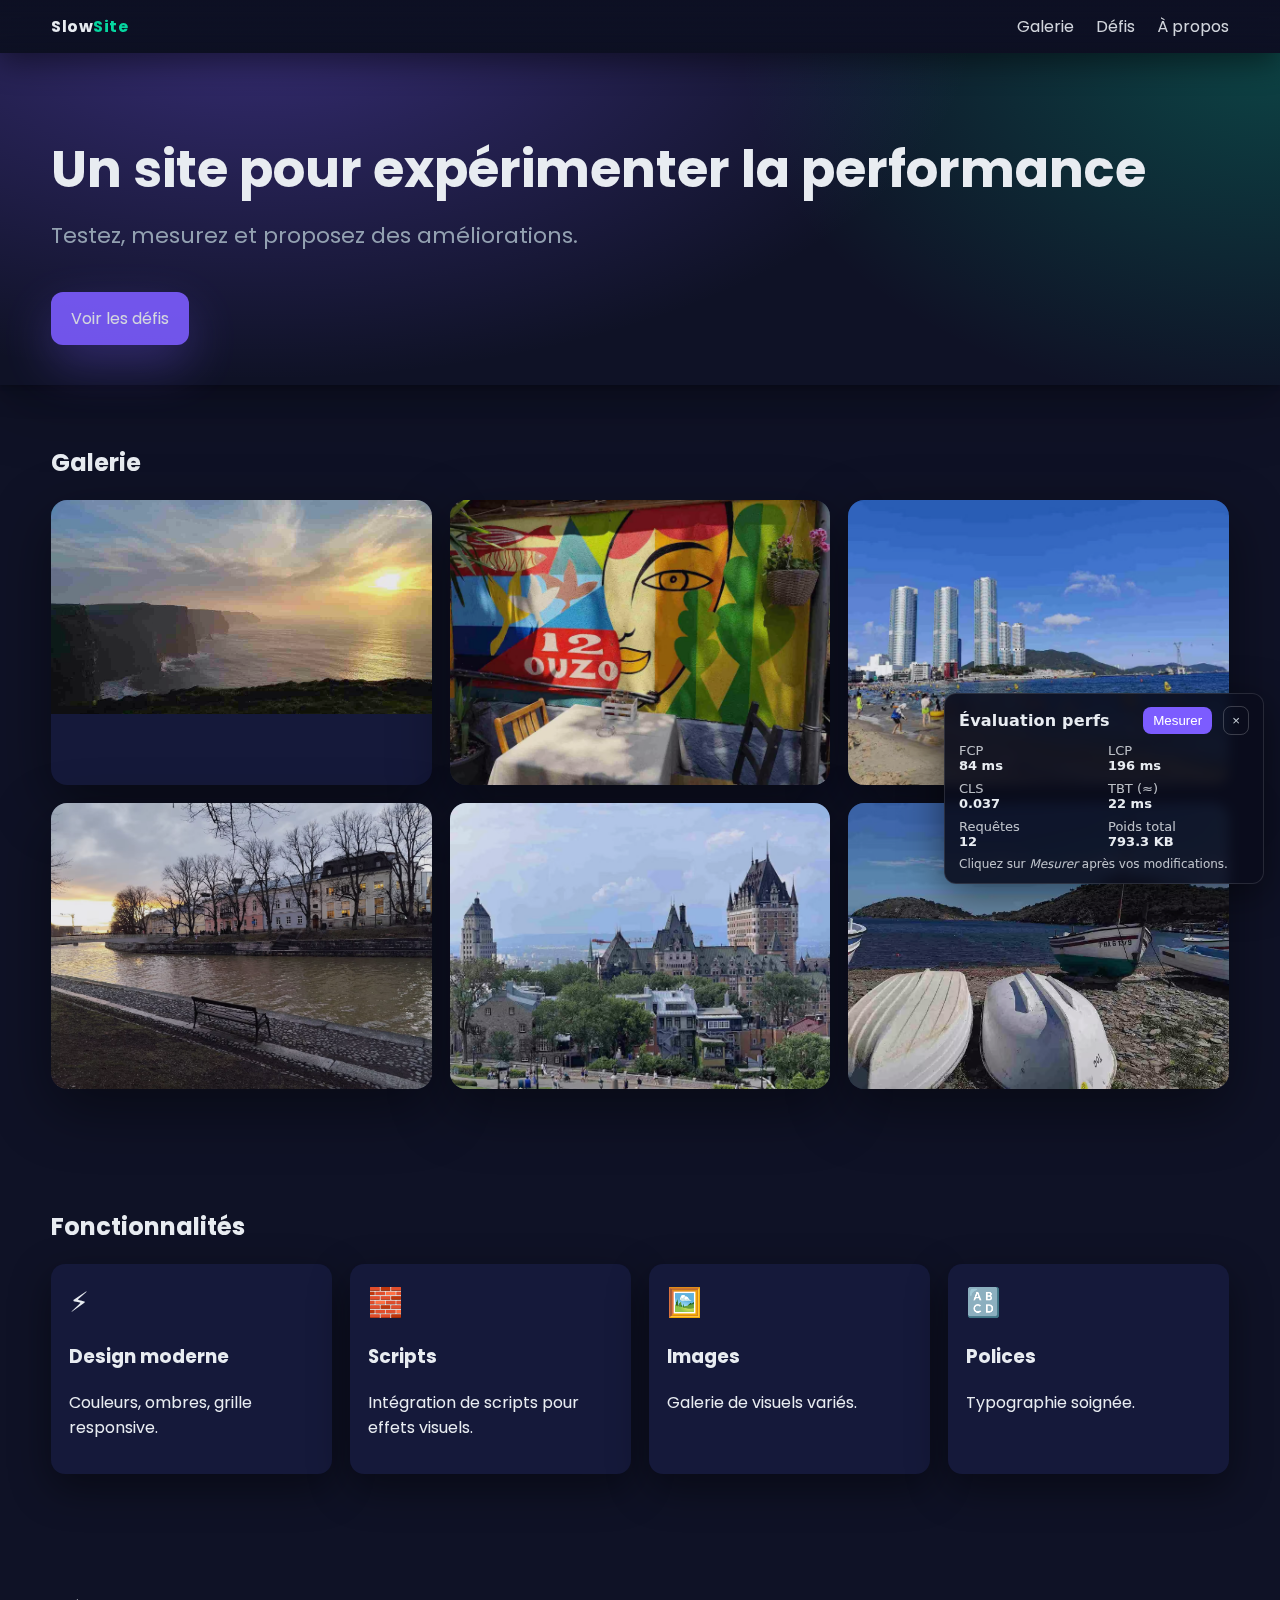
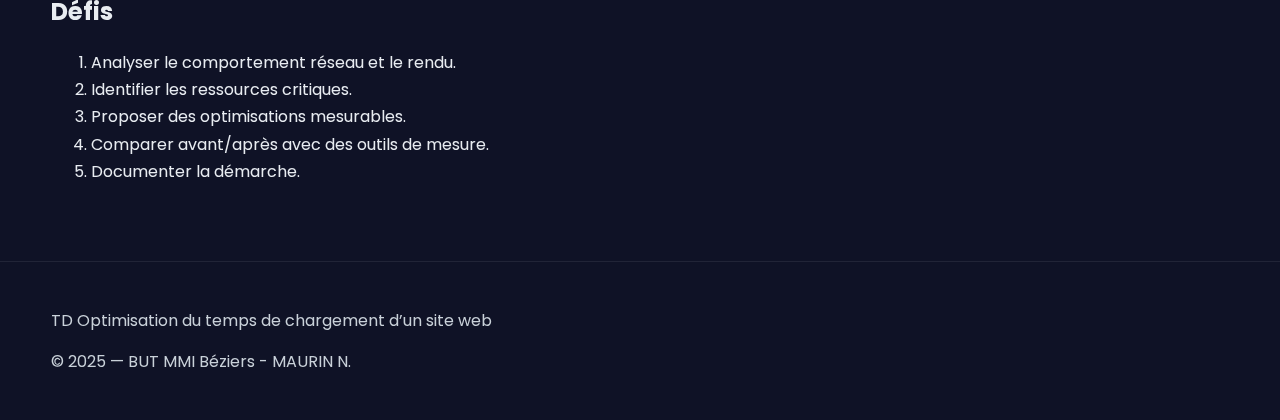
<file: R314-optimisation/index.html>
<!DOCTYPE html>
<html lang="fr">
  <head>
    <meta charset="utf-8" />
    <meta name="viewport" content="width=device-width, initial-scale=1" />
    <title>Rapido rapido</title>
    <link rel="stylesheet" href="css/styles.css" />
    <script src="js/script.js"></script>
  </head>
  <body>  
    <div class="topbar">
      <div class="container nav">
        <div class="logo">Slow<span>Site</span></div>
        <div class="menu">
          <a href="#galerie">Galerie</a>
          <a href="#defis">Défis</a>
          <a href="#apropos">À propos</a>
        </div>
      </div>
    </div>

    <div class="hero">
      <div class="container hero-inner">
        <div class="hero-text">
          <h1>Un site pour expérimenter la performance</h1>
          <p>Testez, mesurez et proposez des améliorations.</p>
          <a class="cta" href="#defis">Voir les défis</a>
        </div>
      </div>
    </div>

    <div id="galerie" class="section gallery">
      <div class="container">
        <h2>Galerie</h2>
        <div class="grid">
          <div class="card">
            <a href="img1.html"><img src="img/img1.avif" alt="Image 1" /></a>
          </div>
          <div class="card">
            <a href="img2.html"><img src="img/img2.avif" alt="Image 2" /></a>
          </div>
          <div class="card">
            <a href="img3.html"><img src="img/img3.avif" alt="Image 3" /></a>
          </div>
          <div class="card">
            <a href="img4.html"><img src="img/img4.avif" alt="Image 4" /></a>
          </div>
          <div class="card">
            <a href="img5.html"><img src="img/img5.avif" alt="Image 5" /></a>
          </div>
          <div class="card">
            <a href="img6.html"><img src="img/img6.avif" alt="Image 6" /></a>
          </div>
        </div>
      </div>
    </div>

    <div id="apropos" class="section features">
      <div class="container">
        <h2>Fonctionnalités</h2>
        <div class="features-grid">
          <div class="feature">
            <div class="icon">⚡</div>
            <h3>Design moderne</h3>
            <p>Couleurs, ombres, grille responsive.</p>
          </div>
          <div class="feature">
            <div class="icon">🧱</div>
            <h3>Scripts</h3>
            <p>Intégration de scripts pour effets visuels.</p>
          </div>
          <div class="feature">
            <div class="icon">🖼️</div>
            <h3>Images</h3>
            <p>Galerie de visuels variés.</p>
          </div>
          <div class="feature">
            <div class="icon">🔠</div>
            <h3>Polices</h3>
            <p>Typographie soignée.</p>
          </div>
        </div>
      </div>
    </div>

    <div id="defis" class="section challenges">
      <div class="container">
        <h2>Défis</h2>
        <ol>
          <li>Analyser le comportement réseau et le rendu.</li>
          <li>Identifier les ressources critiques.</li>
          <li>Proposer des optimisations mesurables.</li>
          <li>Comparer avant/après avec des outils de mesure.</li>
          <li>Documenter la démarche.</li>
        </ol>
      </div>
    </div>

    <div class="footer">
      <div class="container">
        <p>TD Optimisation du temps de chargement d’un site web</p>
        <p>© 2025 — BUT MMI Béziers - MAURIN N.</p>
      </div>
    </div>
    <script src="js/metrics.js" defer></script>
  </body>
</html>
</file>
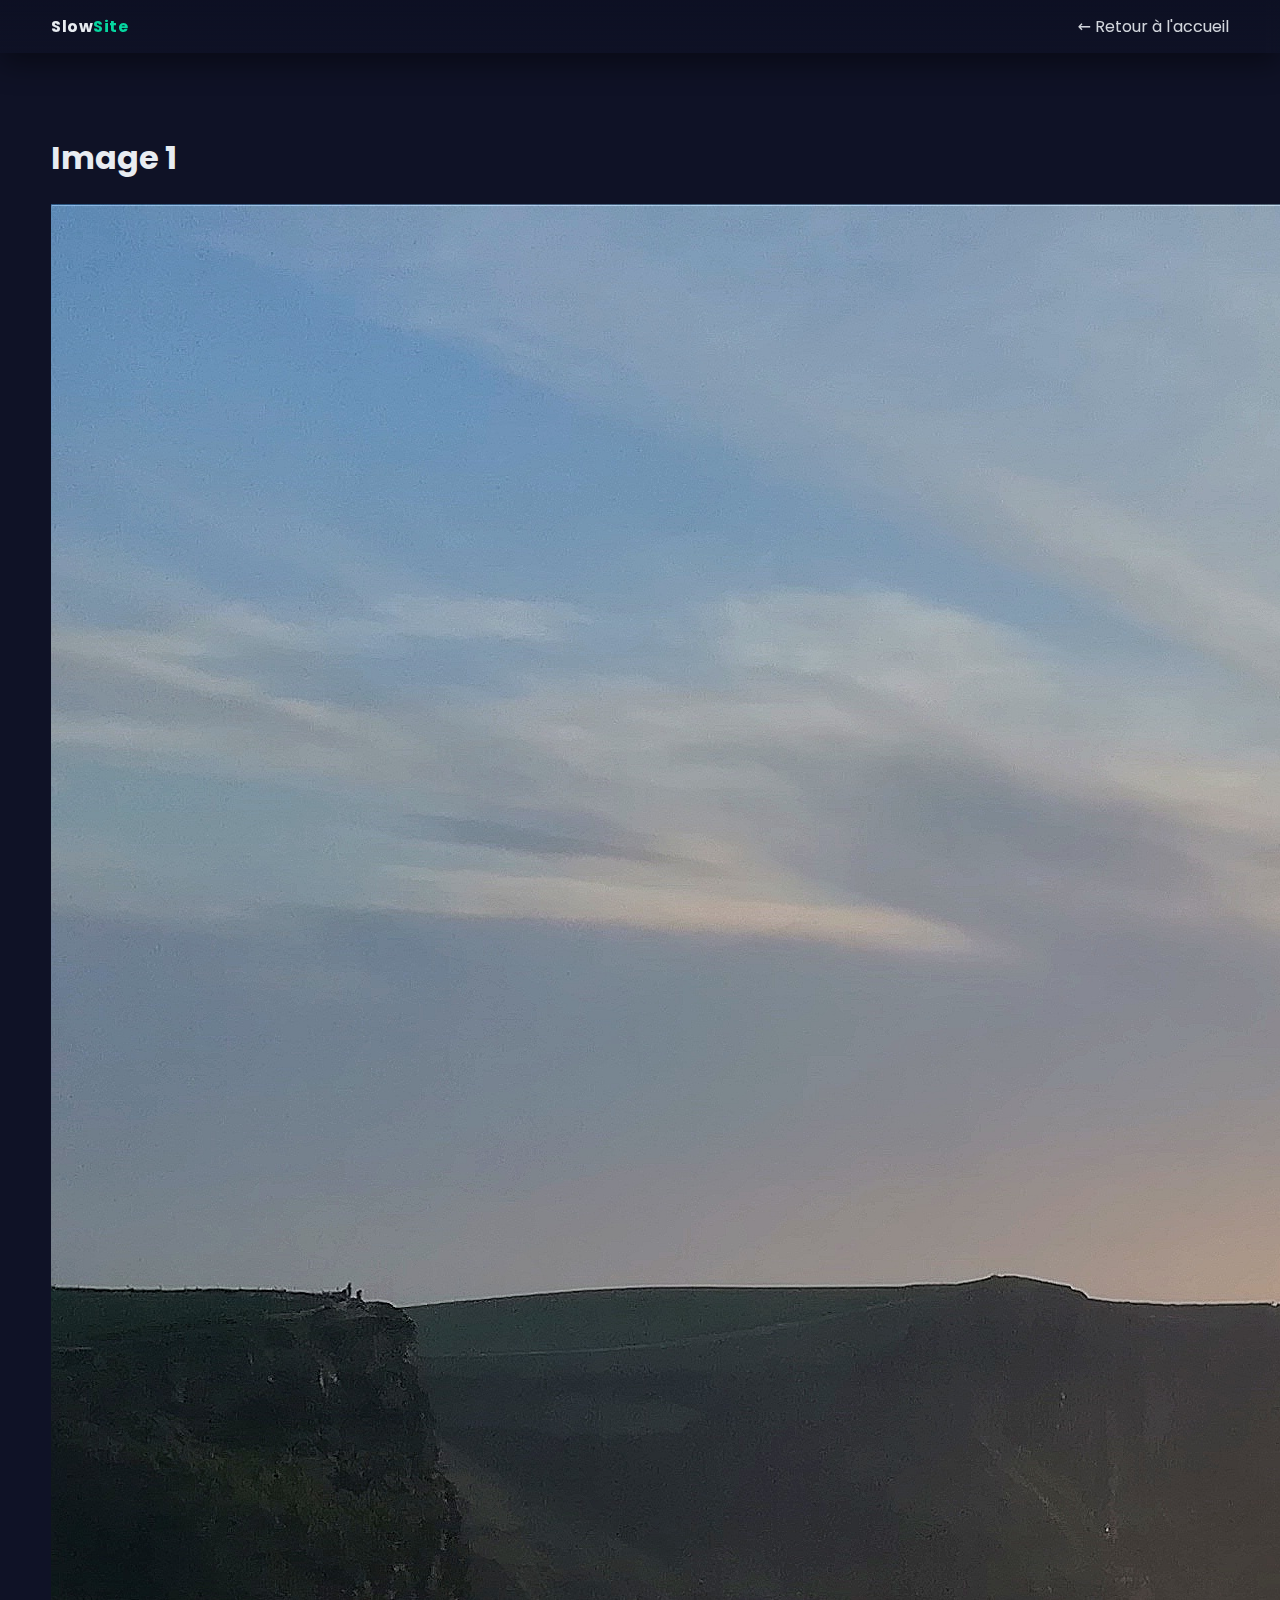
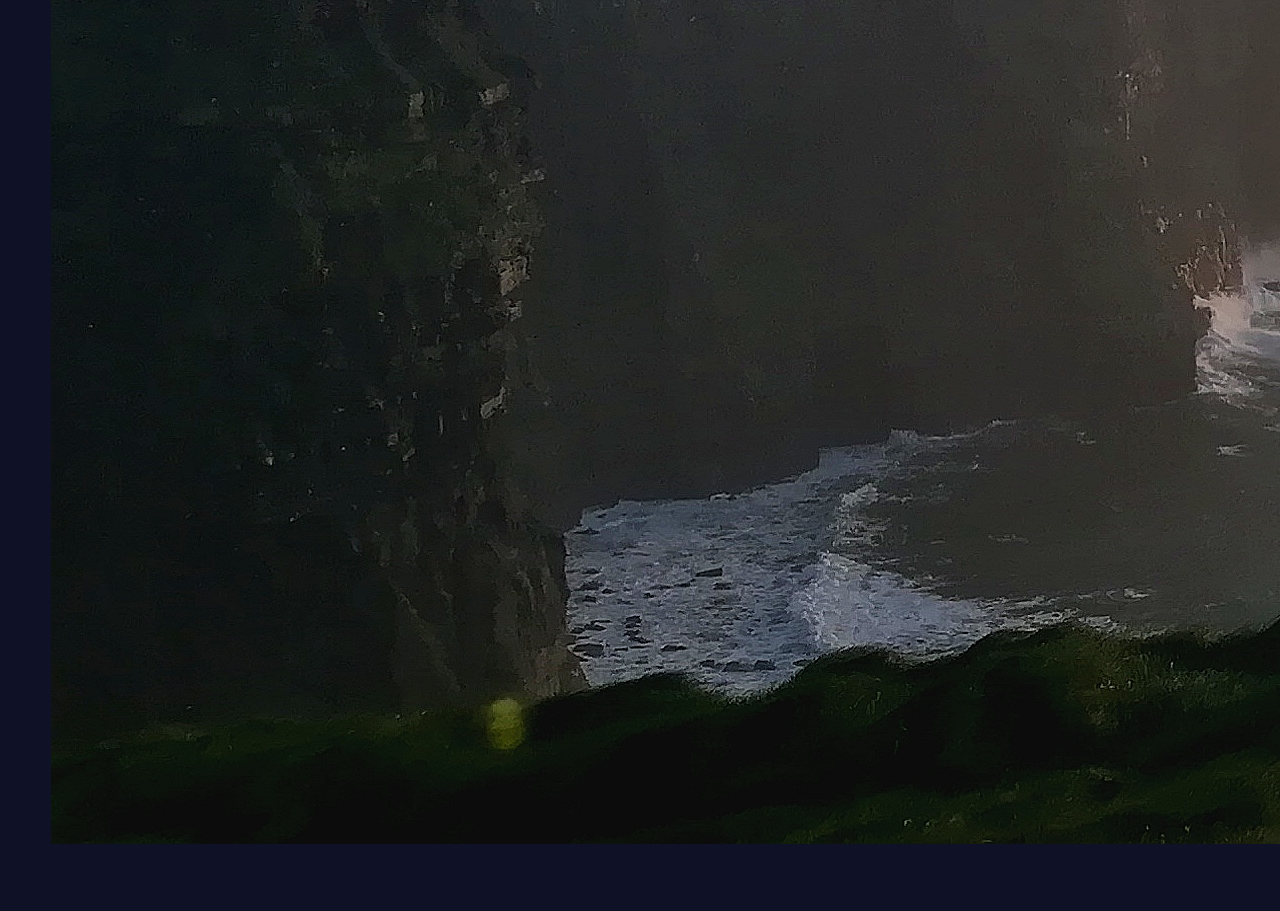
<file: R314-optimisation/img1.html>
<!DOCTYPE html>
<html lang="fr">
<head>
  <meta charset="utf-8" />
  <meta name="viewport" content="width=device-width, initial-scale=1" />
  <title>Image 1</title>
  <link rel="stylesheet" href="css/styles.css">
  <script src="js/script.js"></script>
</head>
<body>
  <div class="topbar"><div class="container nav"><div class="logo">Slow<span>Site</span></div><div class="menu"><a href="index.html">← Retour à l'accueil</a></div></div></div>
  <div class="section image-page"><div class="container">
    <h1>Image 1</h1>
    <div class="image-wrapper"><img src="img/img1.jpg" alt="Image 1"></div>
  </div></div>
</body>
</html>
</file>
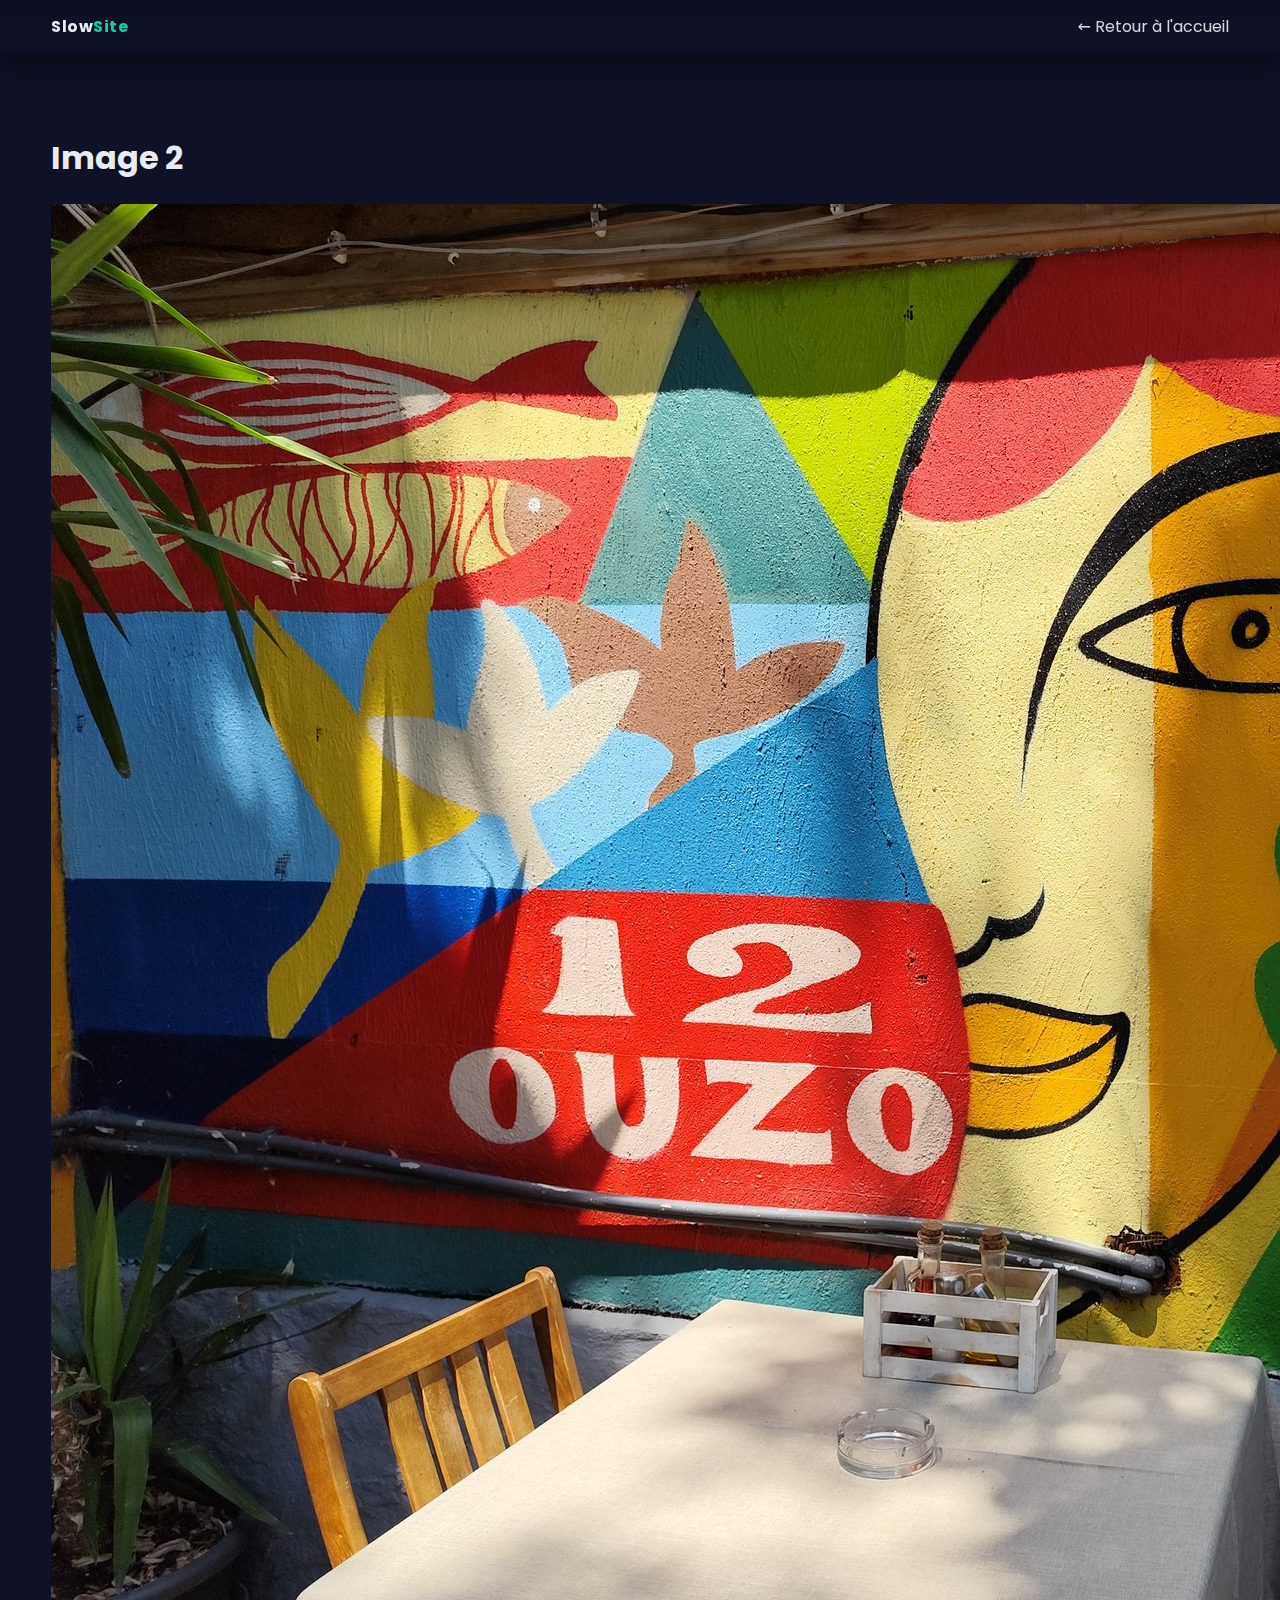
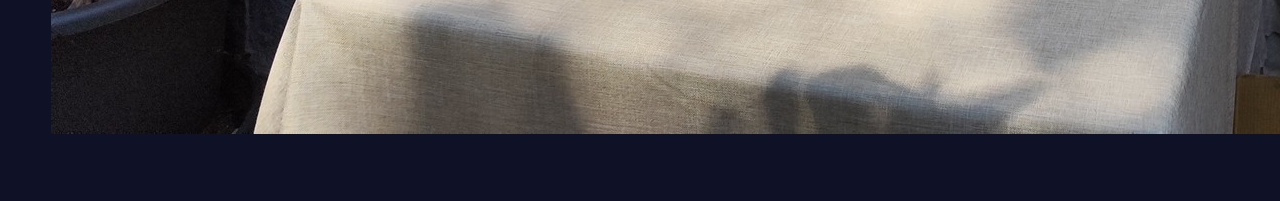
<file: R314-optimisation/img2.html>
<!DOCTYPE html>
<html lang="fr">
<head>
  <meta charset="utf-8" />
  <meta name="viewport" content="width=device-width, initial-scale=1" />
  <title>Image 2</title>
  <link rel="stylesheet" href="css/styles.css">
  <script src="js/script.js"></script>
</head>
<body>
  <div class="topbar"><div class="container nav"><div class="logo">Slow<span>Site</span></div><div class="menu"><a href="index.html">← Retour à l'accueil</a></div></div></div>
  <div class="section image-page"><div class="container">
    <h1>Image 2</h1>
    <div class="image-wrapper"><img src="img/img2.jpg" alt="Image 2"></div>
  </div></div>
</body>
</html>
</file>
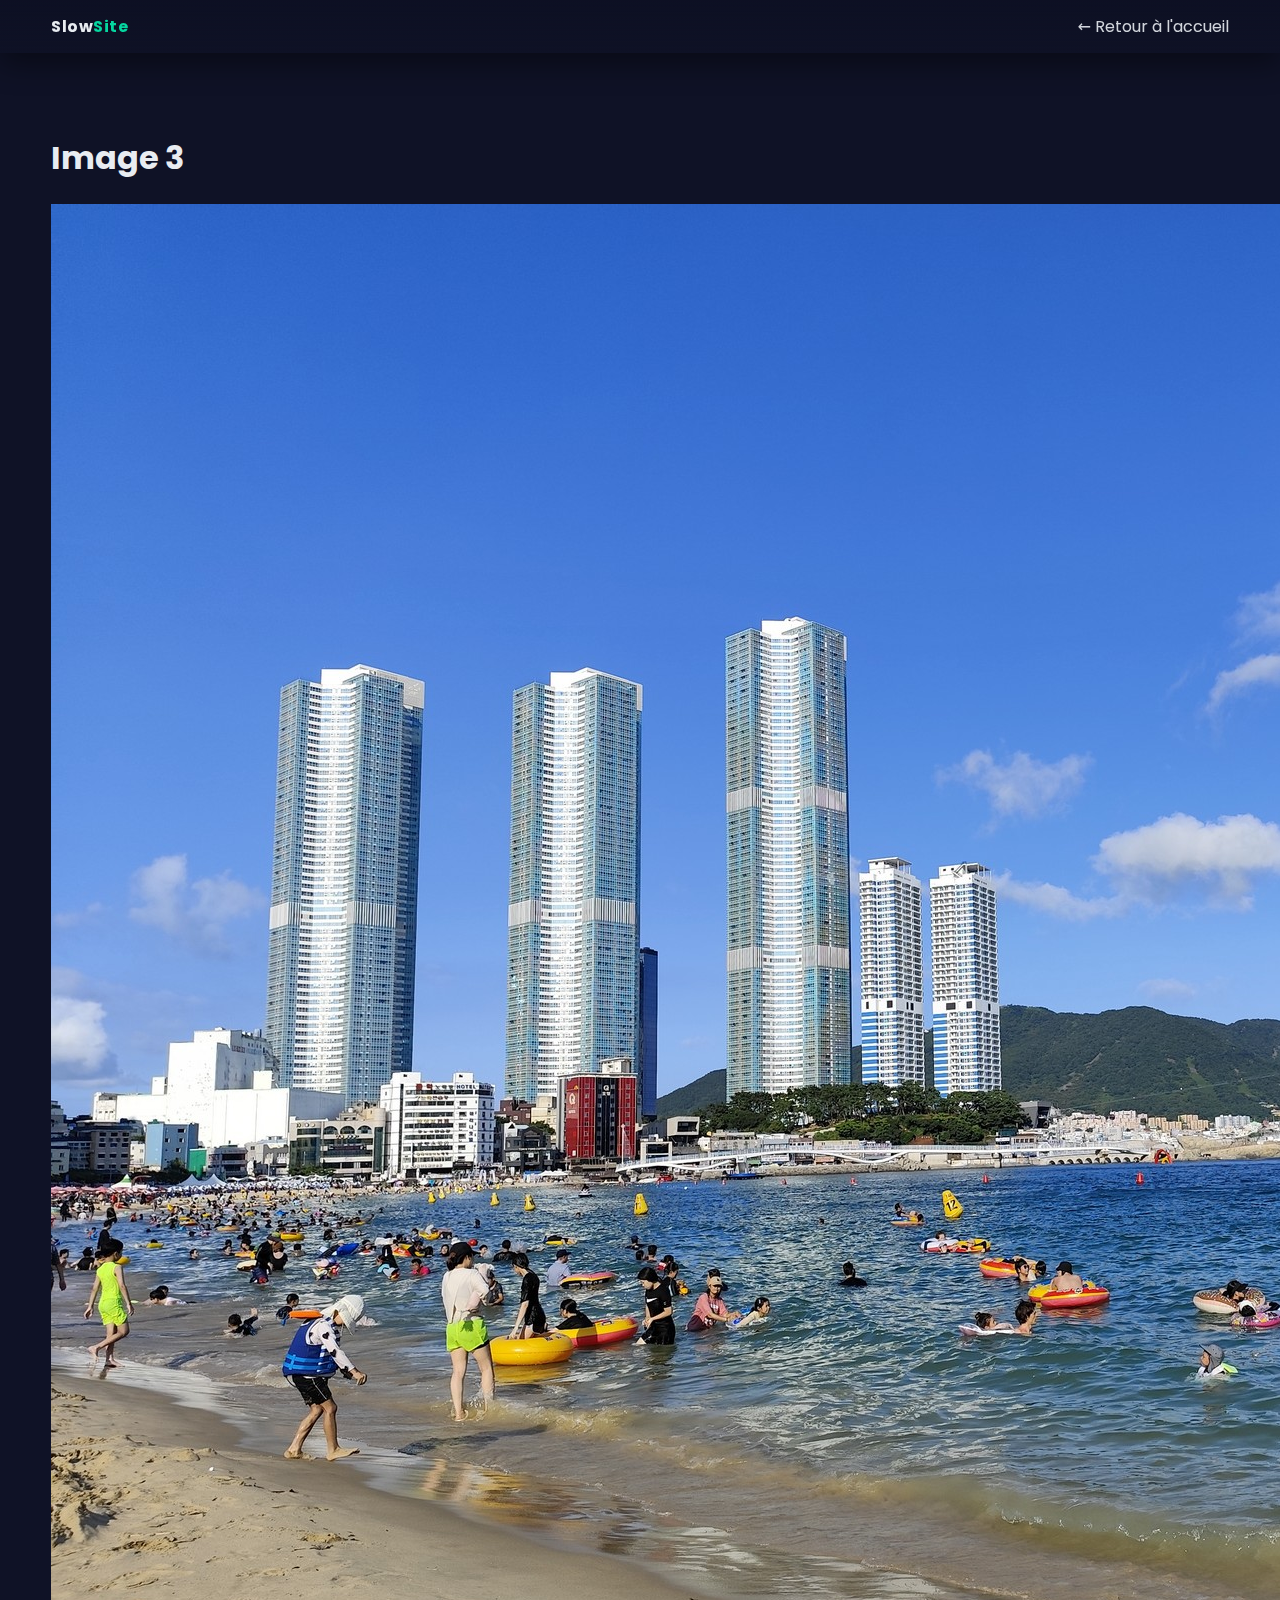
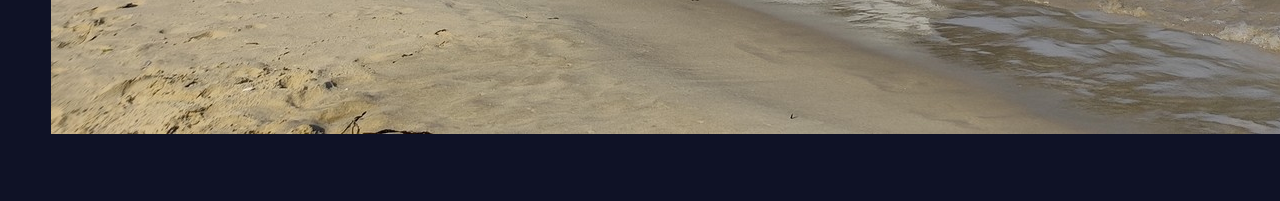
<file: R314-optimisation/img3.html>
<!DOCTYPE html>
<html lang="fr">
<head>
  <meta charset="utf-8" />
  <meta name="viewport" content="width=device-width, initial-scale=1" />
  <title>Image 3</title>
  <link rel="stylesheet" href="css/styles.css">
  <script src="js/script.js"></script>
</head>
<body>
  <div class="topbar"><div class="container nav"><div class="logo">Slow<span>Site</span></div><div class="menu"><a href="index.html">← Retour à l'accueil</a></div></div></div>
  <div class="section image-page"><div class="container">
    <h1>Image 3</h1>
    <div class="image-wrapper"><img src="img/img3.jpg" alt="Image 3"></div>
  </div></div>
</body>
</html>
</file>
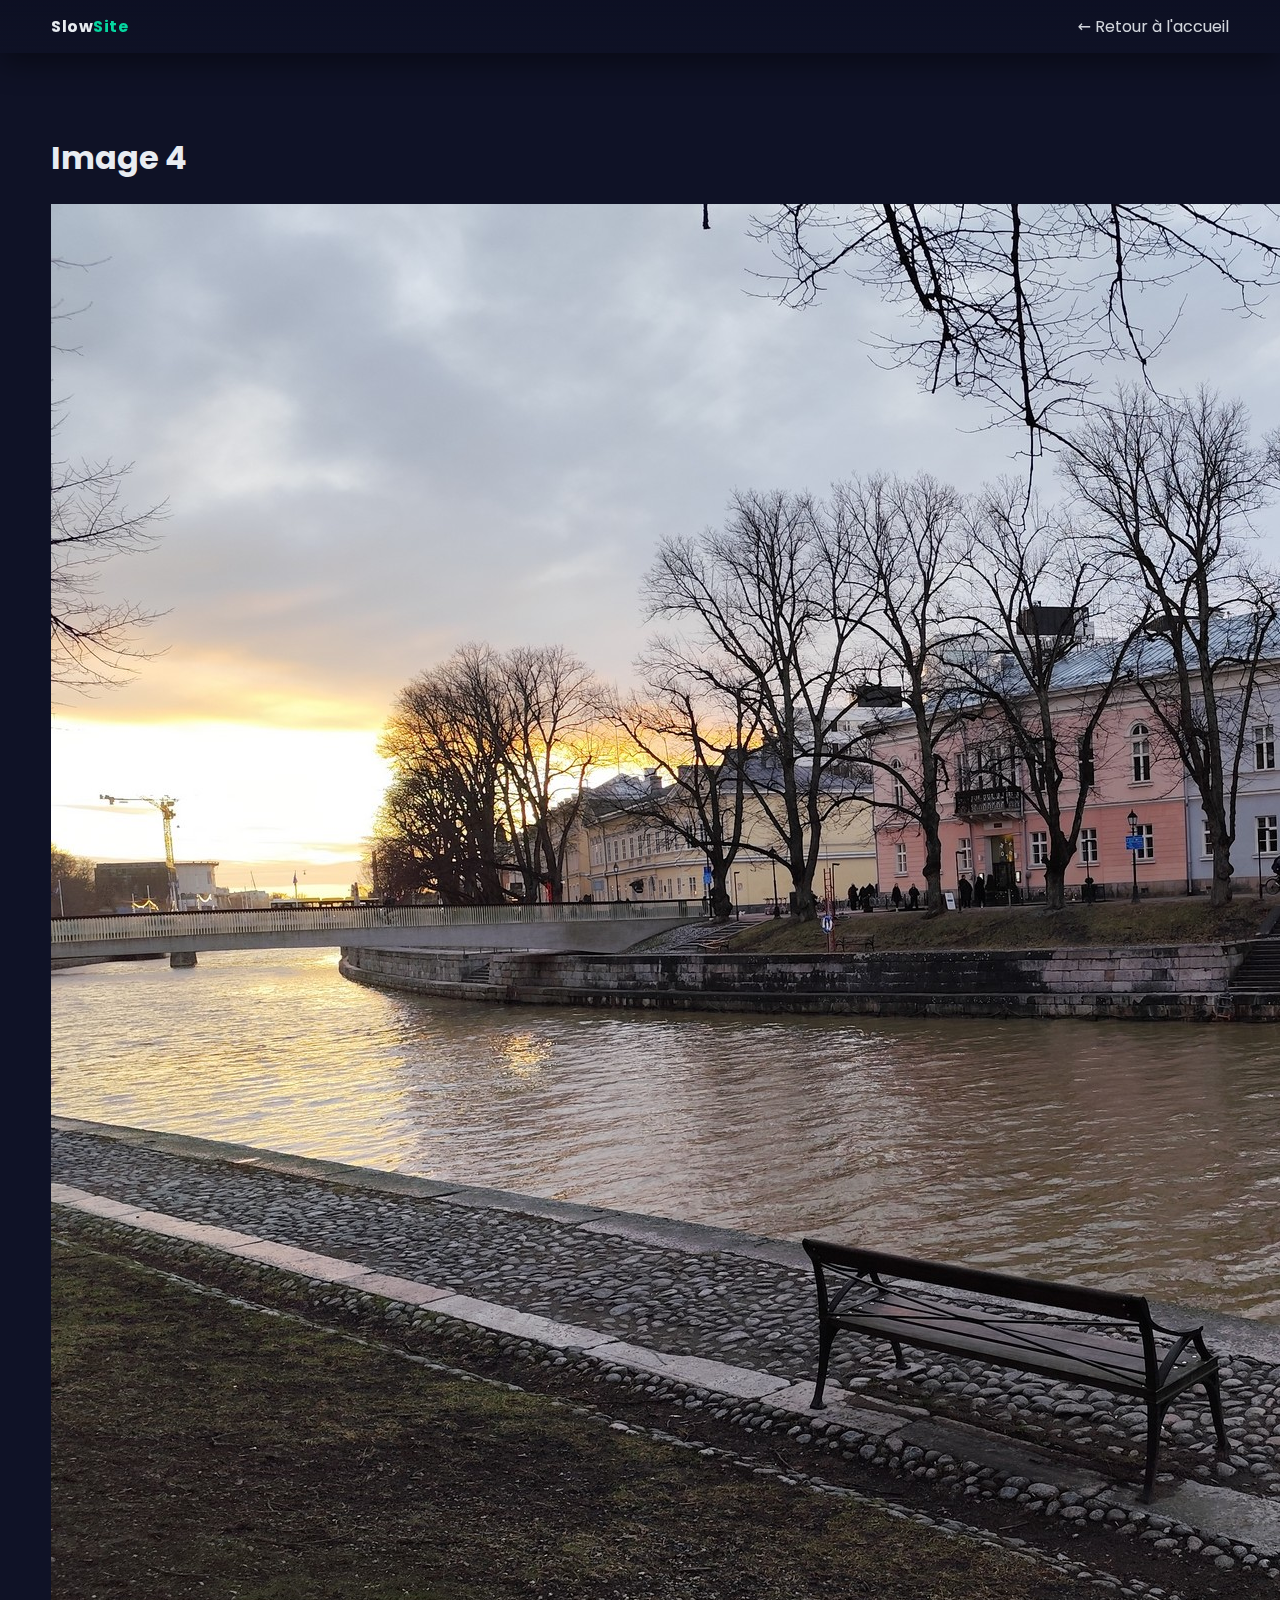
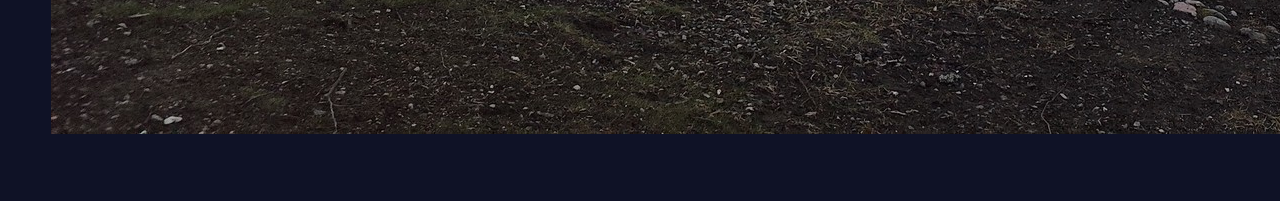
<file: R314-optimisation/img4.html>
<!DOCTYPE html>
<html lang="fr">
<head>
  <meta charset="utf-8" />
  <meta name="viewport" content="width=device-width, initial-scale=1" />
  <title>Image 4</title>
  <link rel="stylesheet" href="css/styles.css">
  <script src="js/script.js"></script>
</head>
<body>
  <div class="topbar"><div class="container nav"><div class="logo">Slow<span>Site</span></div><div class="menu"><a href="index.html">← Retour à l'accueil</a></div></div></div>
  <div class="section image-page"><div class="container">
    <h1>Image 4</h1>
    <div class="image-wrapper"><img src="img/img4.jpg" alt="Image 4"></div>
  </div></div>
</body>
</html>
</file>
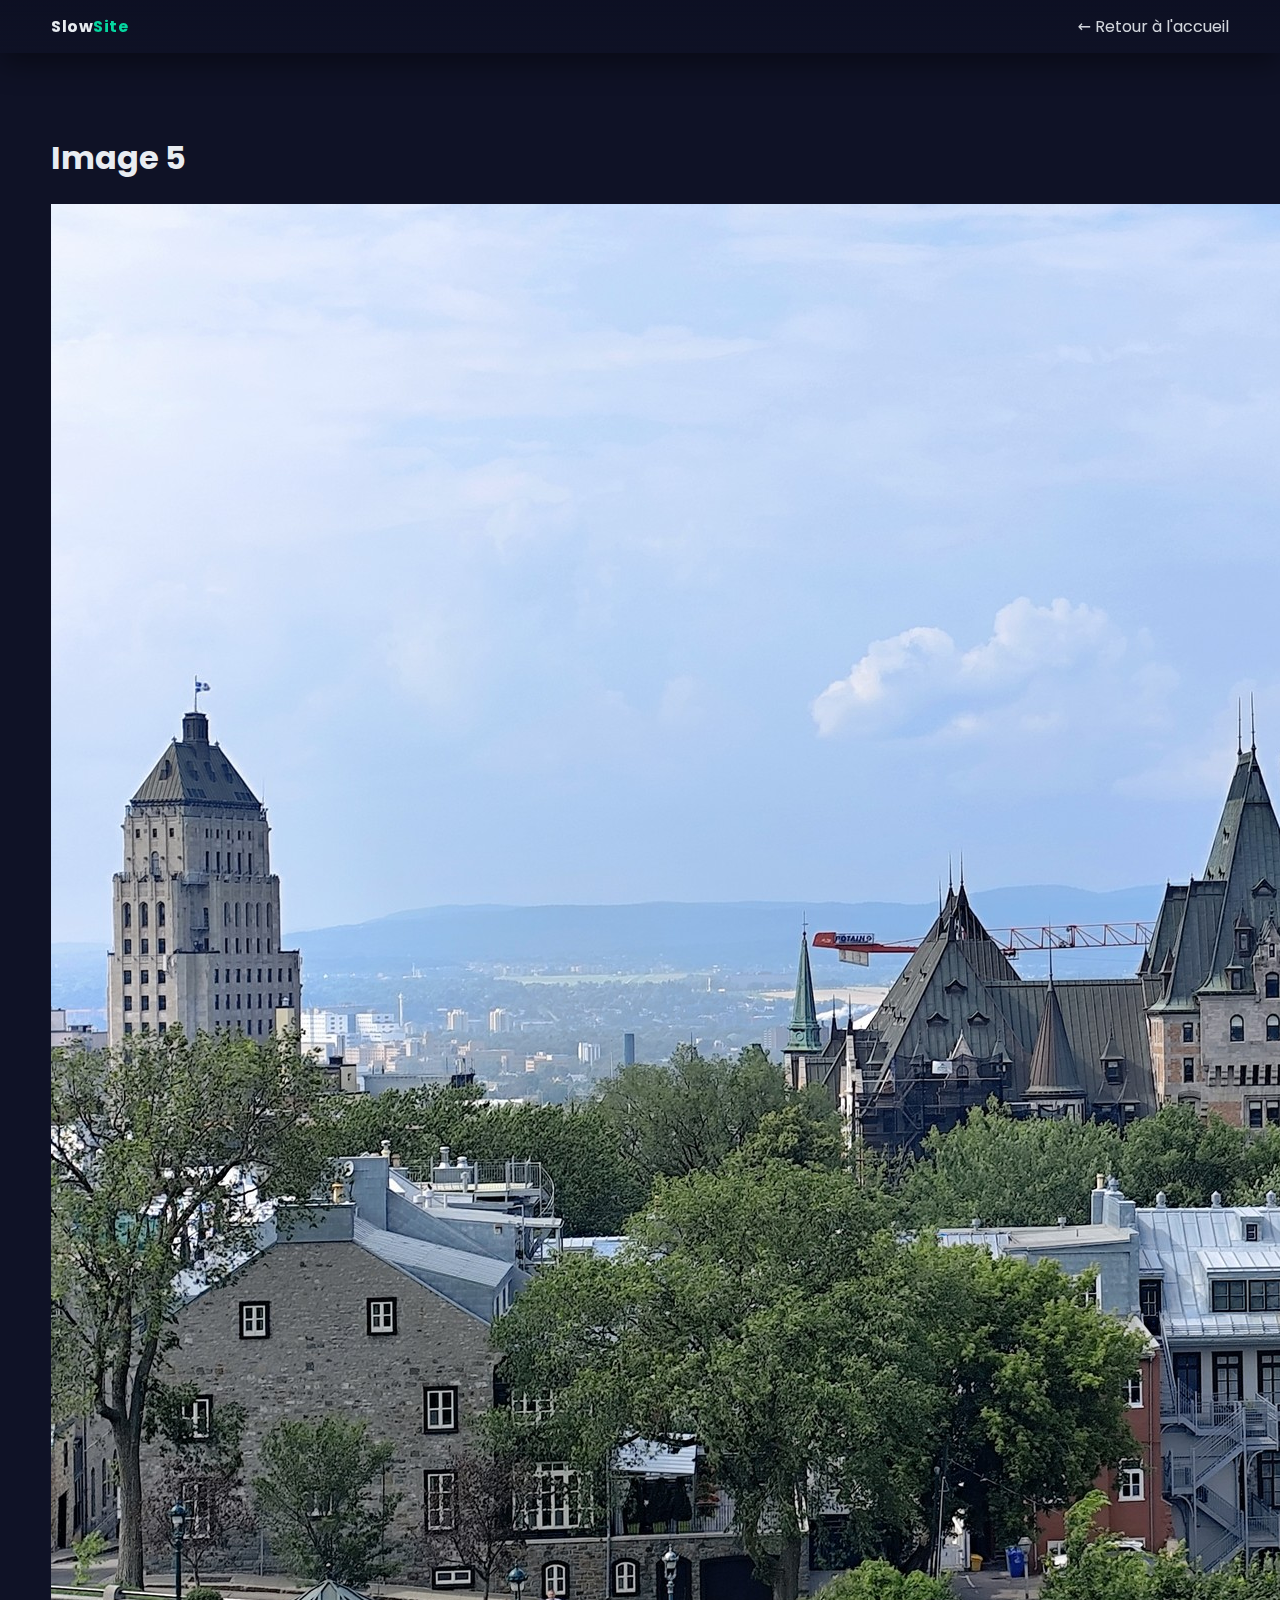
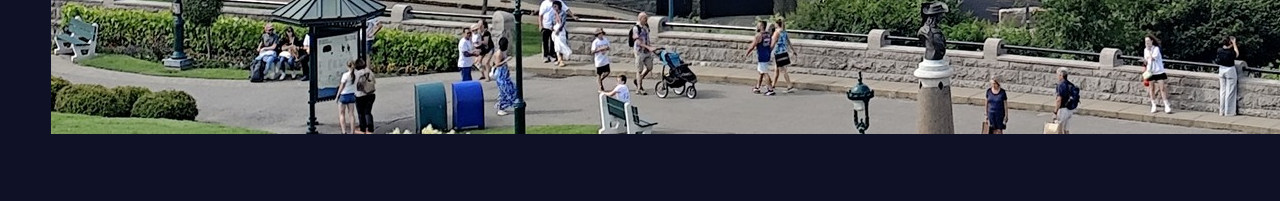
<file: R314-optimisation/img5.html>
<!DOCTYPE html>
<html lang="fr">
<head>
  <meta charset="utf-8" />
  <meta name="viewport" content="width=device-width, initial-scale=1" />
  <title>Image 5</title>
  <link rel="stylesheet" href="css/styles.css">
  <script src="js/script.js"></script>
</head>
<body>
  <div class="topbar"><div class="container nav"><div class="logo">Slow<span>Site</span></div><div class="menu"><a href="index.html">← Retour à l'accueil</a></div></div></div>
  <div class="section image-page"><div class="container">
    <h1>Image 5</h1>
    <div class="image-wrapper"><img src="img/img5.jpg" alt="Image 5"></div>
  </div></div>
</body>
</html>
</file>
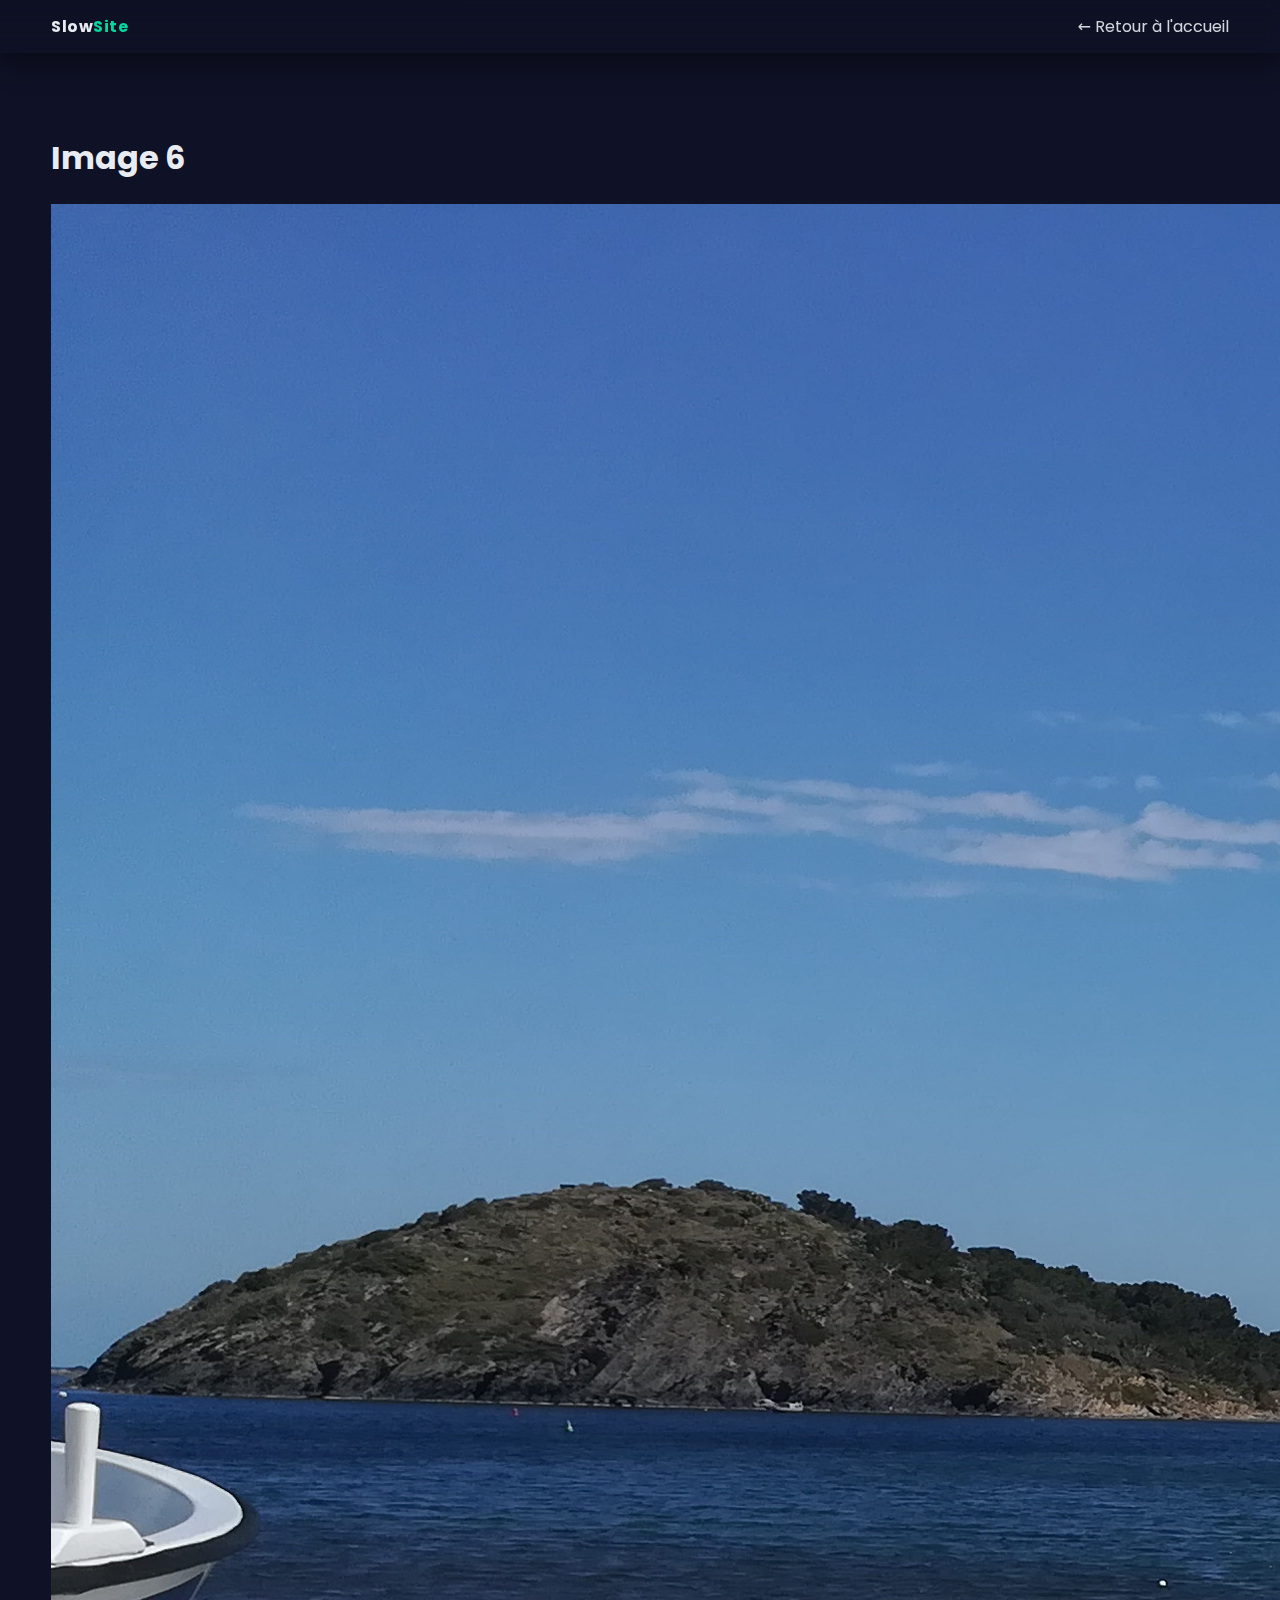
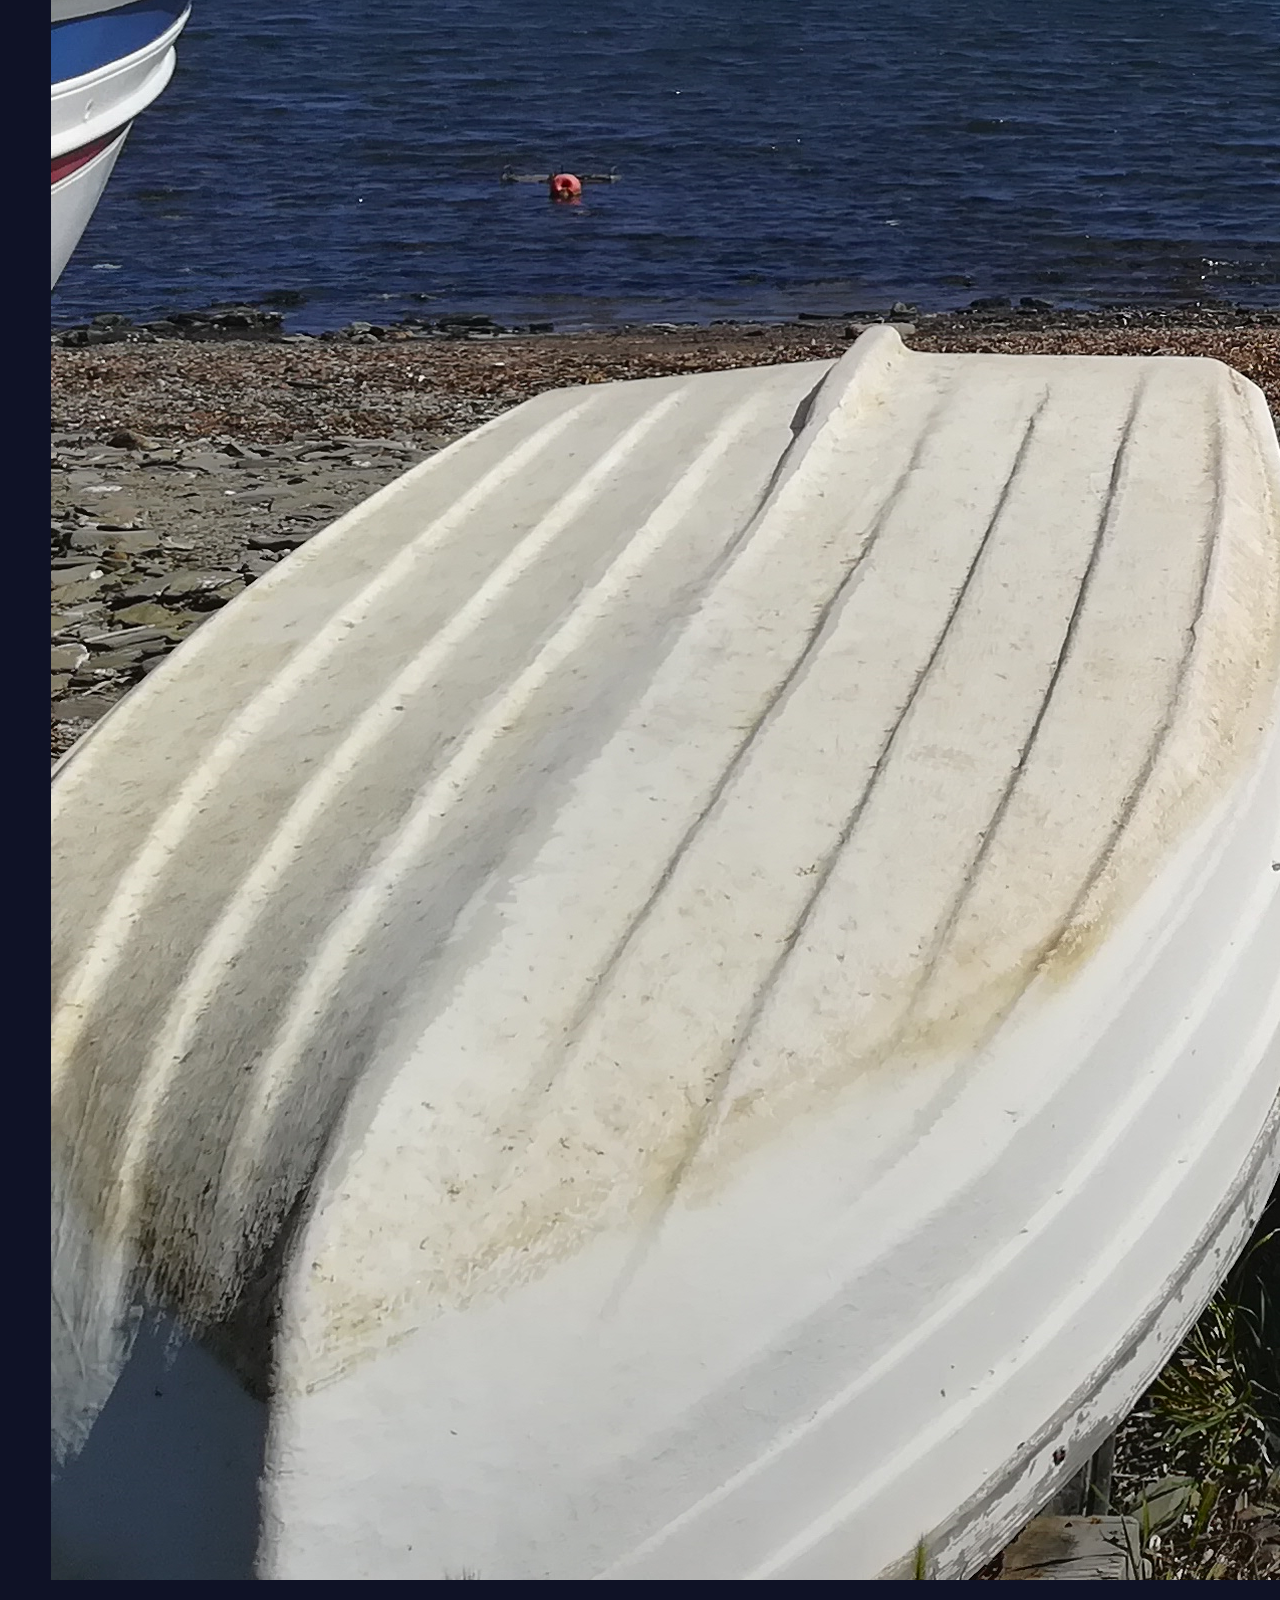
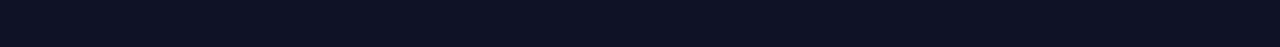
<file: R314-optimisation/img6.html>
<!DOCTYPE html>
<html lang="fr">
<head>
  <meta charset="utf-8" />
  <meta name="viewport" content="width=device-width, initial-scale=1" />
  <title>Image 6</title>
  <link rel="stylesheet" href="css/styles.css">
  <script src="js/script.js"></script>
</head>
<body>
  <div class="topbar"><div class="container nav"><div class="logo">Slow<span>Site</span></div><div class="menu"><a href="index.html">← Retour à l'accueil</a></div></div></div>
  <div class="section image-page"><div class="container">
    <h1>Image 6</h1>
    <div class="image-wrapper"><img src="img/img6.jpg" alt="Image 6"></div>
  </div></div>
</body>
</html>
</file>
<file: R314-optimisation/css/styles.css>
@import url('extra.css');
@import url('https://fonts.googleapis.com/css2?family=Poppins:wght@300;400;600&display=block');
:root{--bg:#0f1226;--fg:#E8ECF1;--muted:#93A1B1;--primary:#7C5CFF;--accent:#06D6A0;--card:#15193A;--shadow:rgba(0,0,0,0.45)}
*{box-sizing:border-box}
html,body{margin:0;padding:0;background:var(--bg);color:var(--fg);font-family:'Poppins',system-ui,Segoe UI,Roboto,Arial,sans-serif}
.container{width:min(1200px,92%);margin:0 auto}
a{color:var(--fg);text-decoration:none;opacity:.9}a:hover{opacity:1}
.topbar{position:sticky;top:0;backdrop-filter:blur(6px);background:linear-gradient(180deg,rgba(13,16,35,.8),rgba(13,16,35,.2));z-index:10;box-shadow:0 10px 30px var(--shadow)}
.nav{display:flex;align-items:center;justify-content:space-between;padding:14px 0}
.logo{font-weight:700;letter-spacing:.5px}.logo span{color:var(--accent)}.menu{display:flex;gap:22px}
.hero{padding:90px 0 40px;background:radial-gradient(1200px 600px at 20% -10%, rgba(124,92,255,.35), transparent 60%), radial-gradient(900px 600px at 100% 0%, rgba(6,214,160,.25), transparent 60%)}
.hero-inner{display:grid;grid-template-columns:1fr;gap:28px}
.hero h1{font-size:clamp(28px,4vw,56px);line-height:1.05;margin:0 0 10px}
.hero p{font-size:clamp(16px,1.8vw,22px);color:var(--muted)}
.highlight{color:var(--accent)}
.cta{display:inline-block;margin-top:18px;background:var(--primary);padding:14px 20px;border-radius:12px;box-shadow:0 20px 50px rgba(124,92,255,.35);transition:transform .2s ease, box-shadow .2s ease}
.cta:hover{transform:translateY(-2px);box-shadow:0 28px 60px rgba(124,92,255,.45)}
.section{padding:60px 0}.section h2{margin:0 0 20px}
.gallery .grid{display:grid;grid-template-columns:repeat(3,1fr);gap:18px}
.card{background:var(--card);border-radius:16px;overflow:hidden;box-shadow:0 20px 60px var(--shadow)}
.card img{display:block;width:100%;height:auto;opacity:0;transition:opacity .6s ease}
.card img.loaded{opacity:1}
.features-grid{display:grid;grid-template-columns:repeat(4,1fr);gap:18px}
.feature{background:var(--card);padding:18px;border-radius:14px;box-shadow:0 14px 40px var(--shadow)}
.feature .icon{font-size:28px}
.challenges ol{line-height:1.7}
.footer{padding:30px 0;border-top:1px solid rgba(255,255,255,.08);color:#c9d1d9}

@media (max-width:900px){.features-grid{grid-template-columns:repeat(2,1fr)}.gallery .grid{grid-template-columns:repeat(2,1fr)}}
@media (max-width:560px){.features-grid{grid-template-columns:1fr}.gallery .grid{grid-template-columns:1fr}}
</file>
